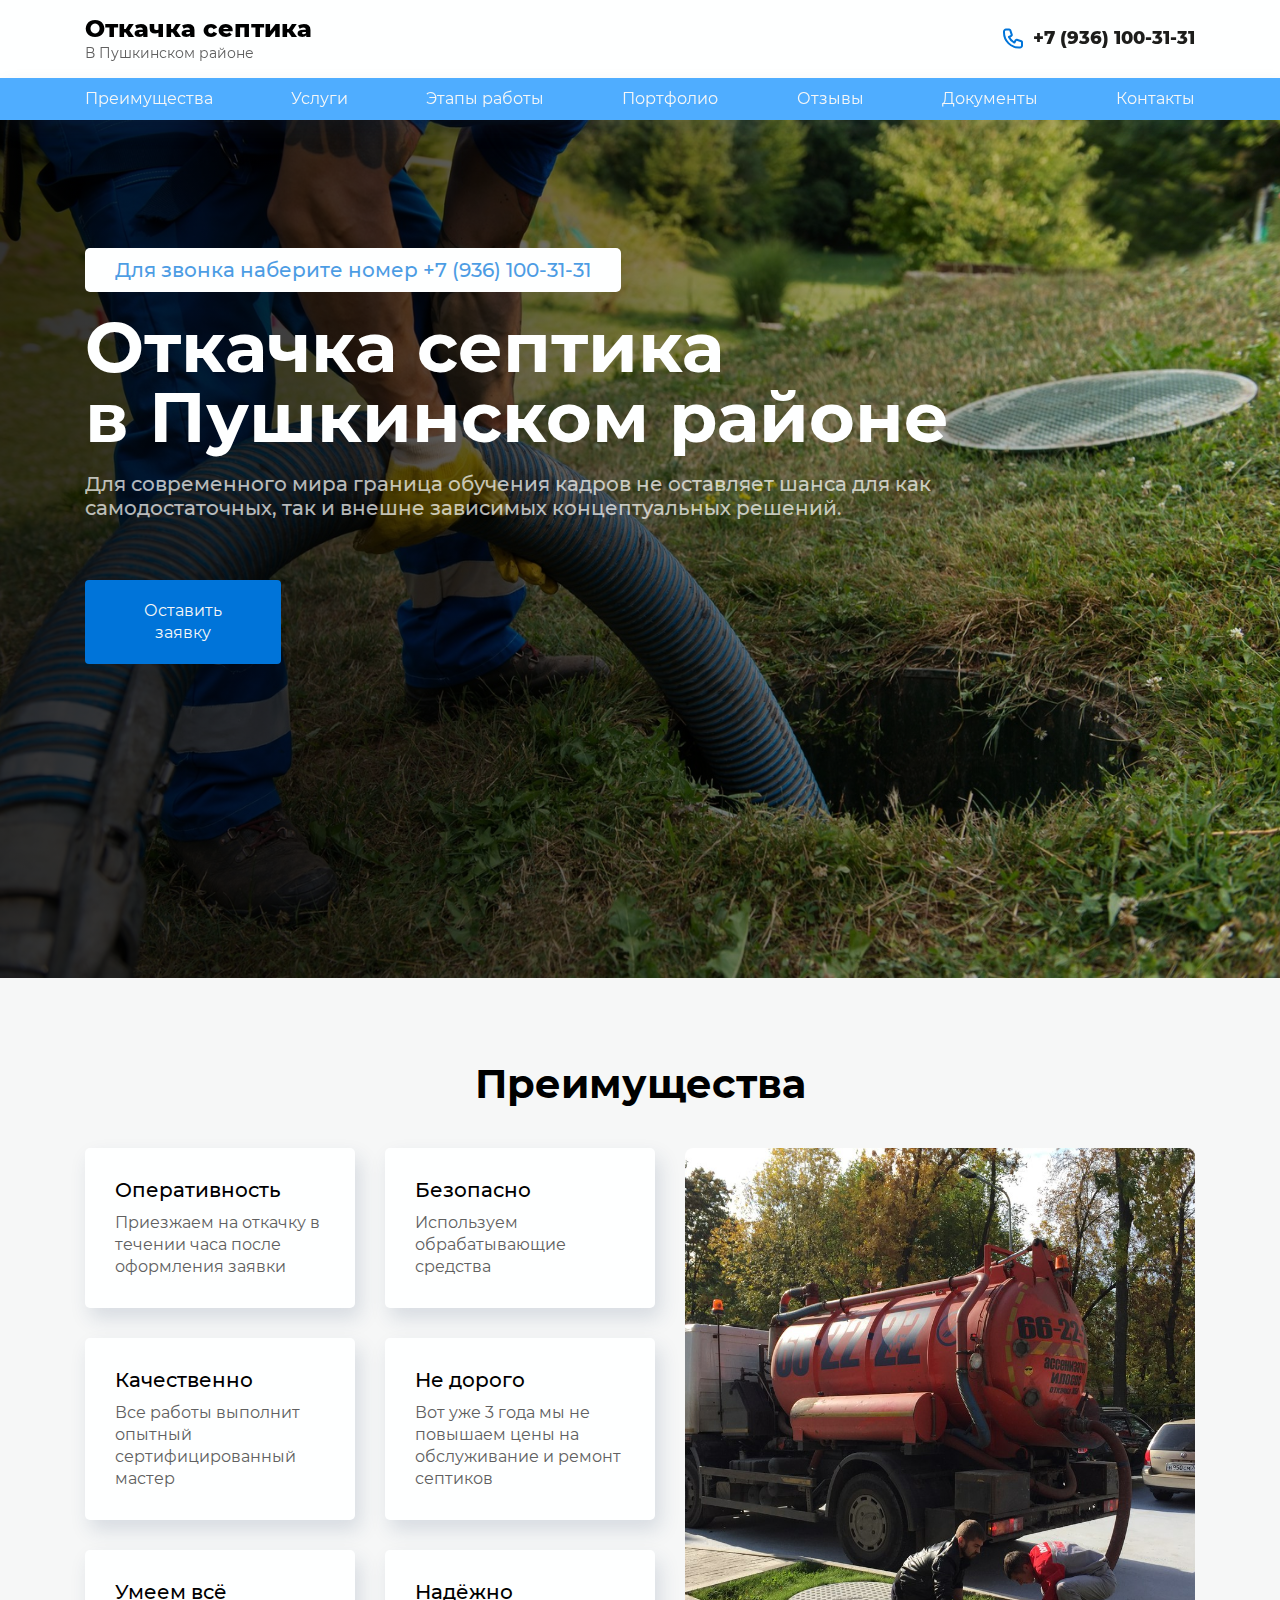
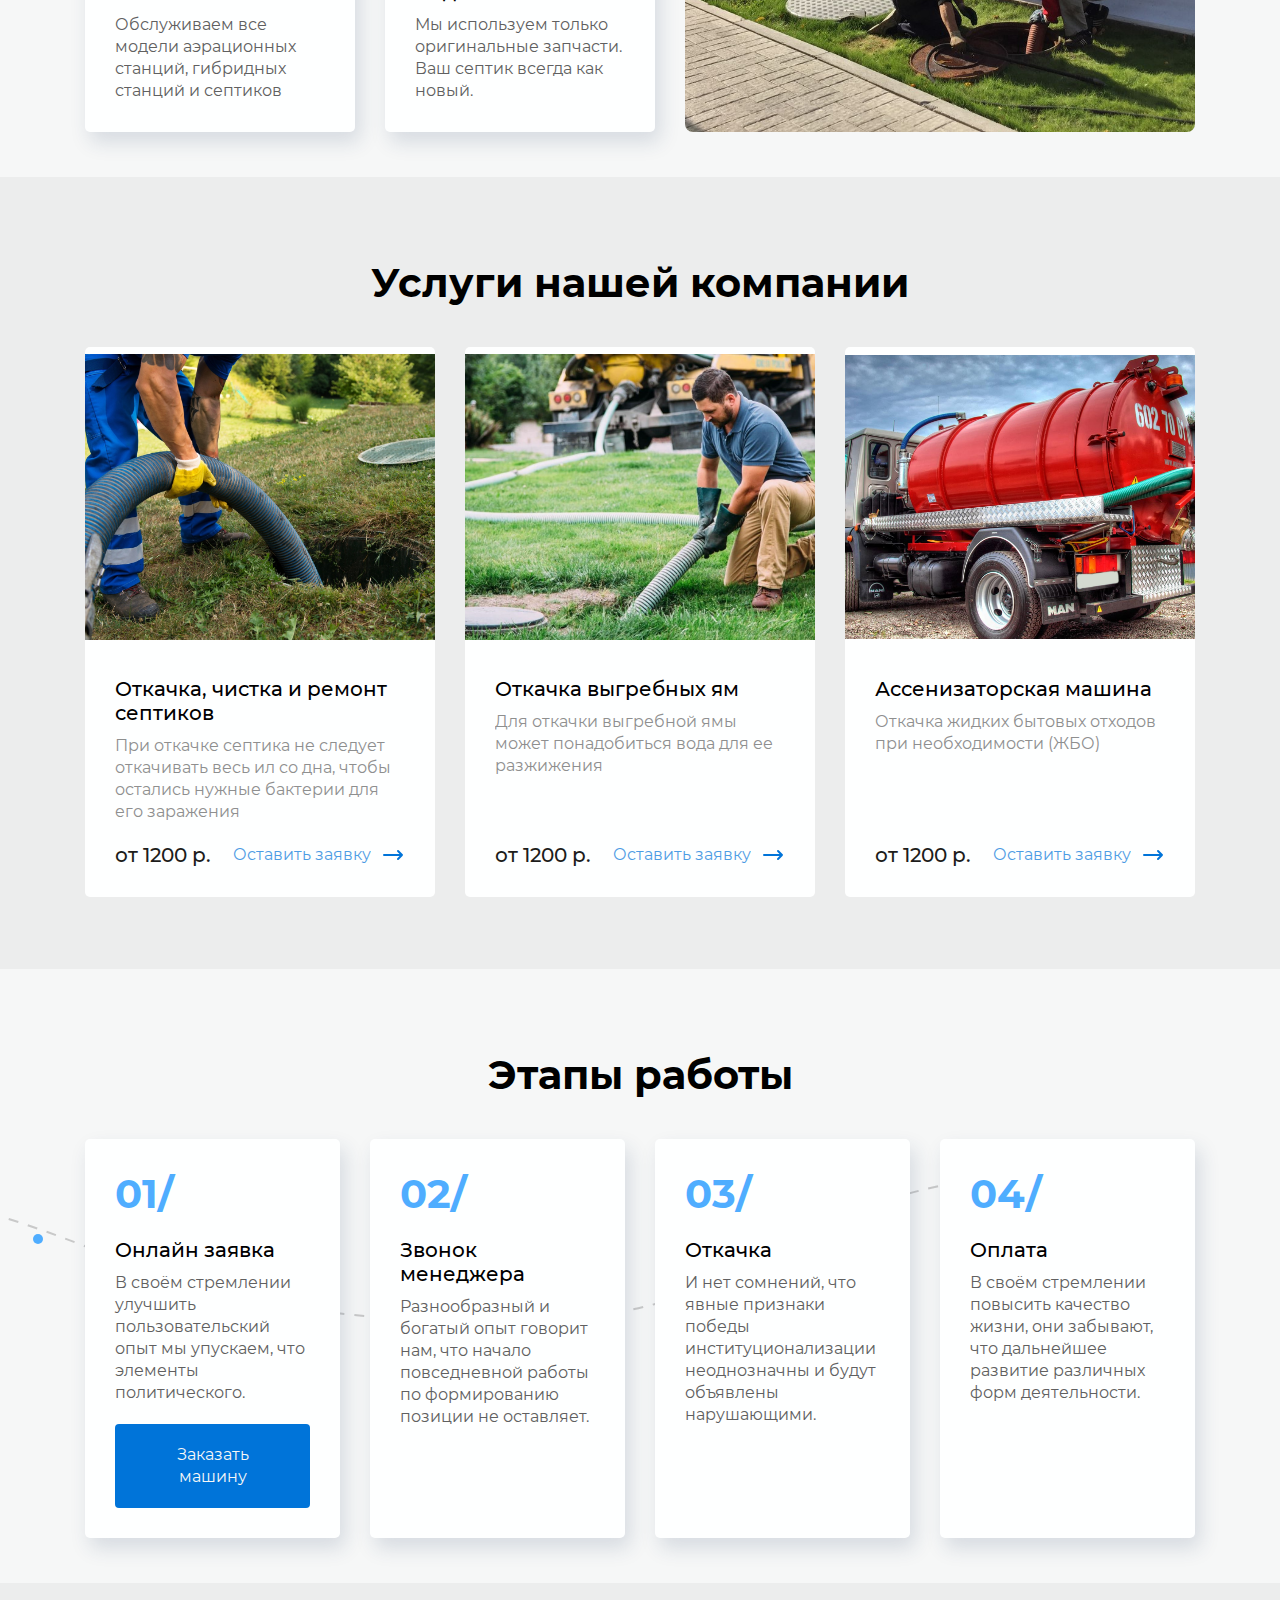
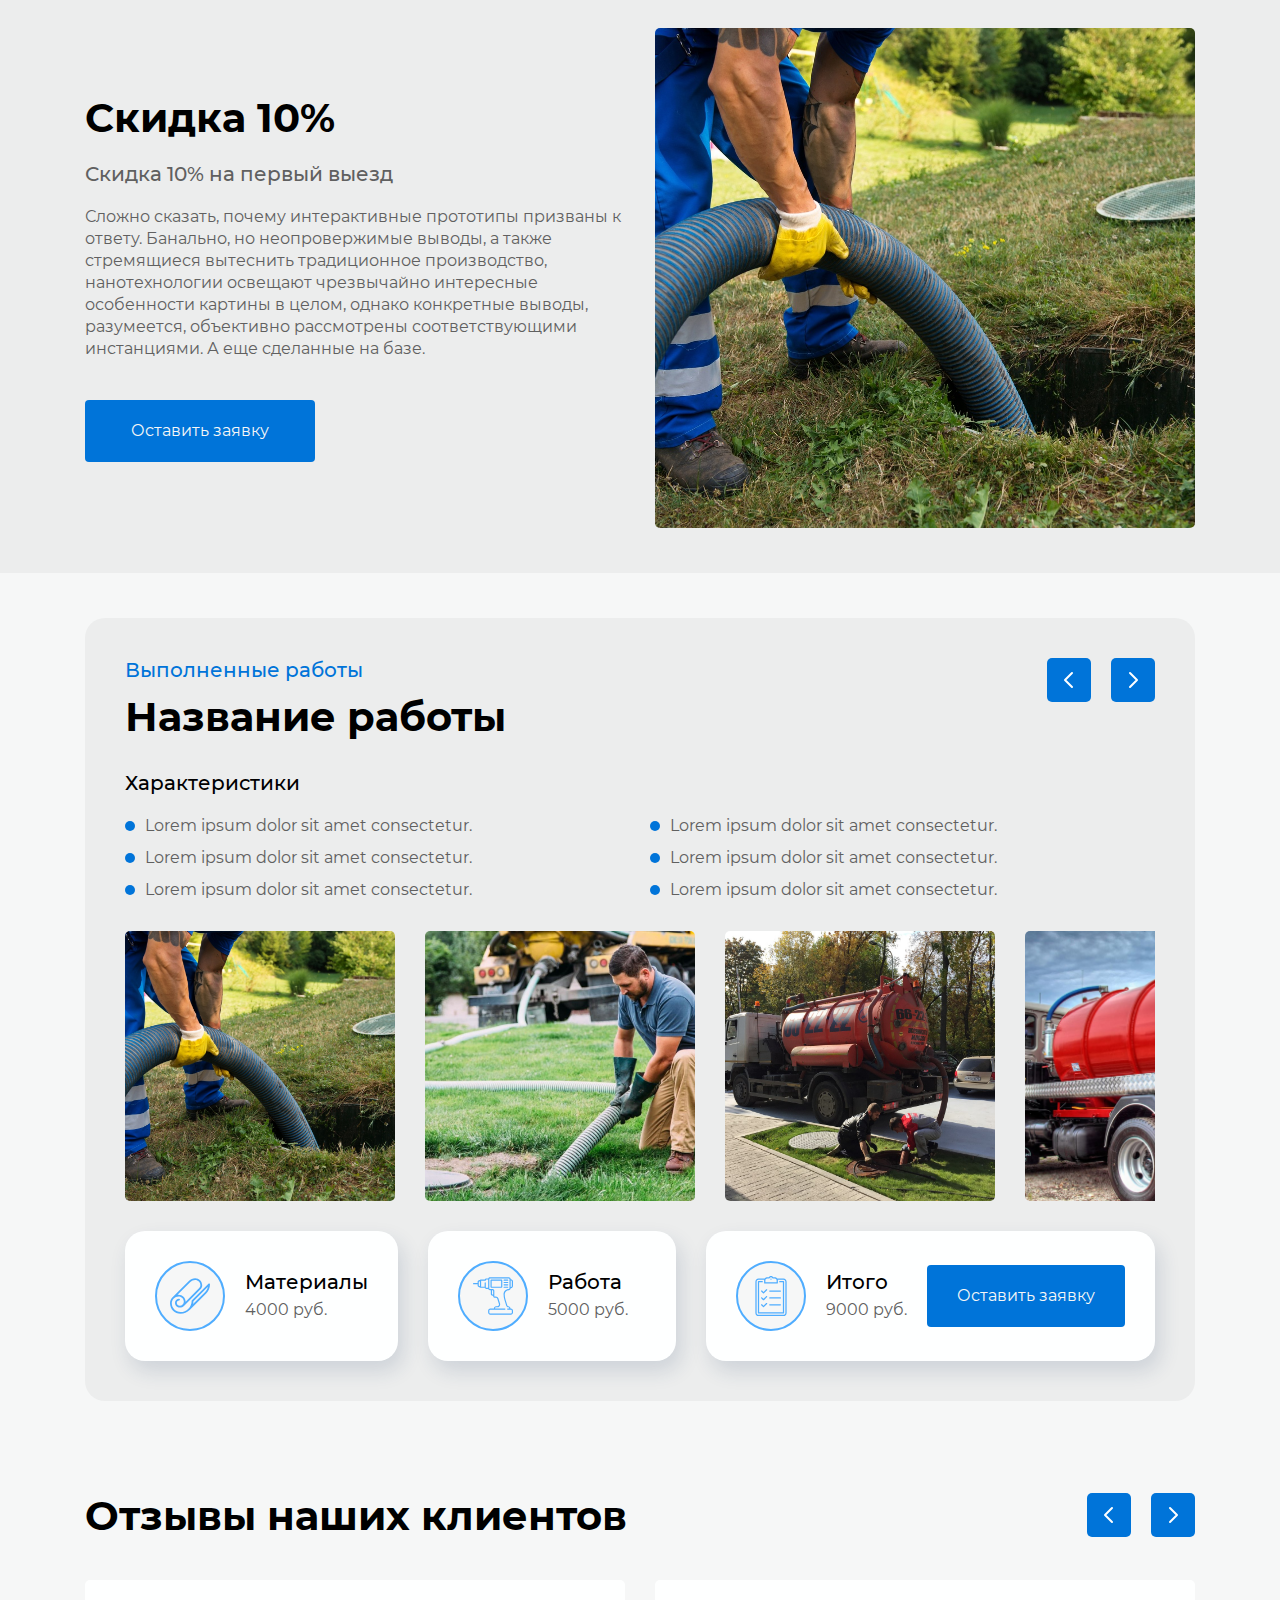
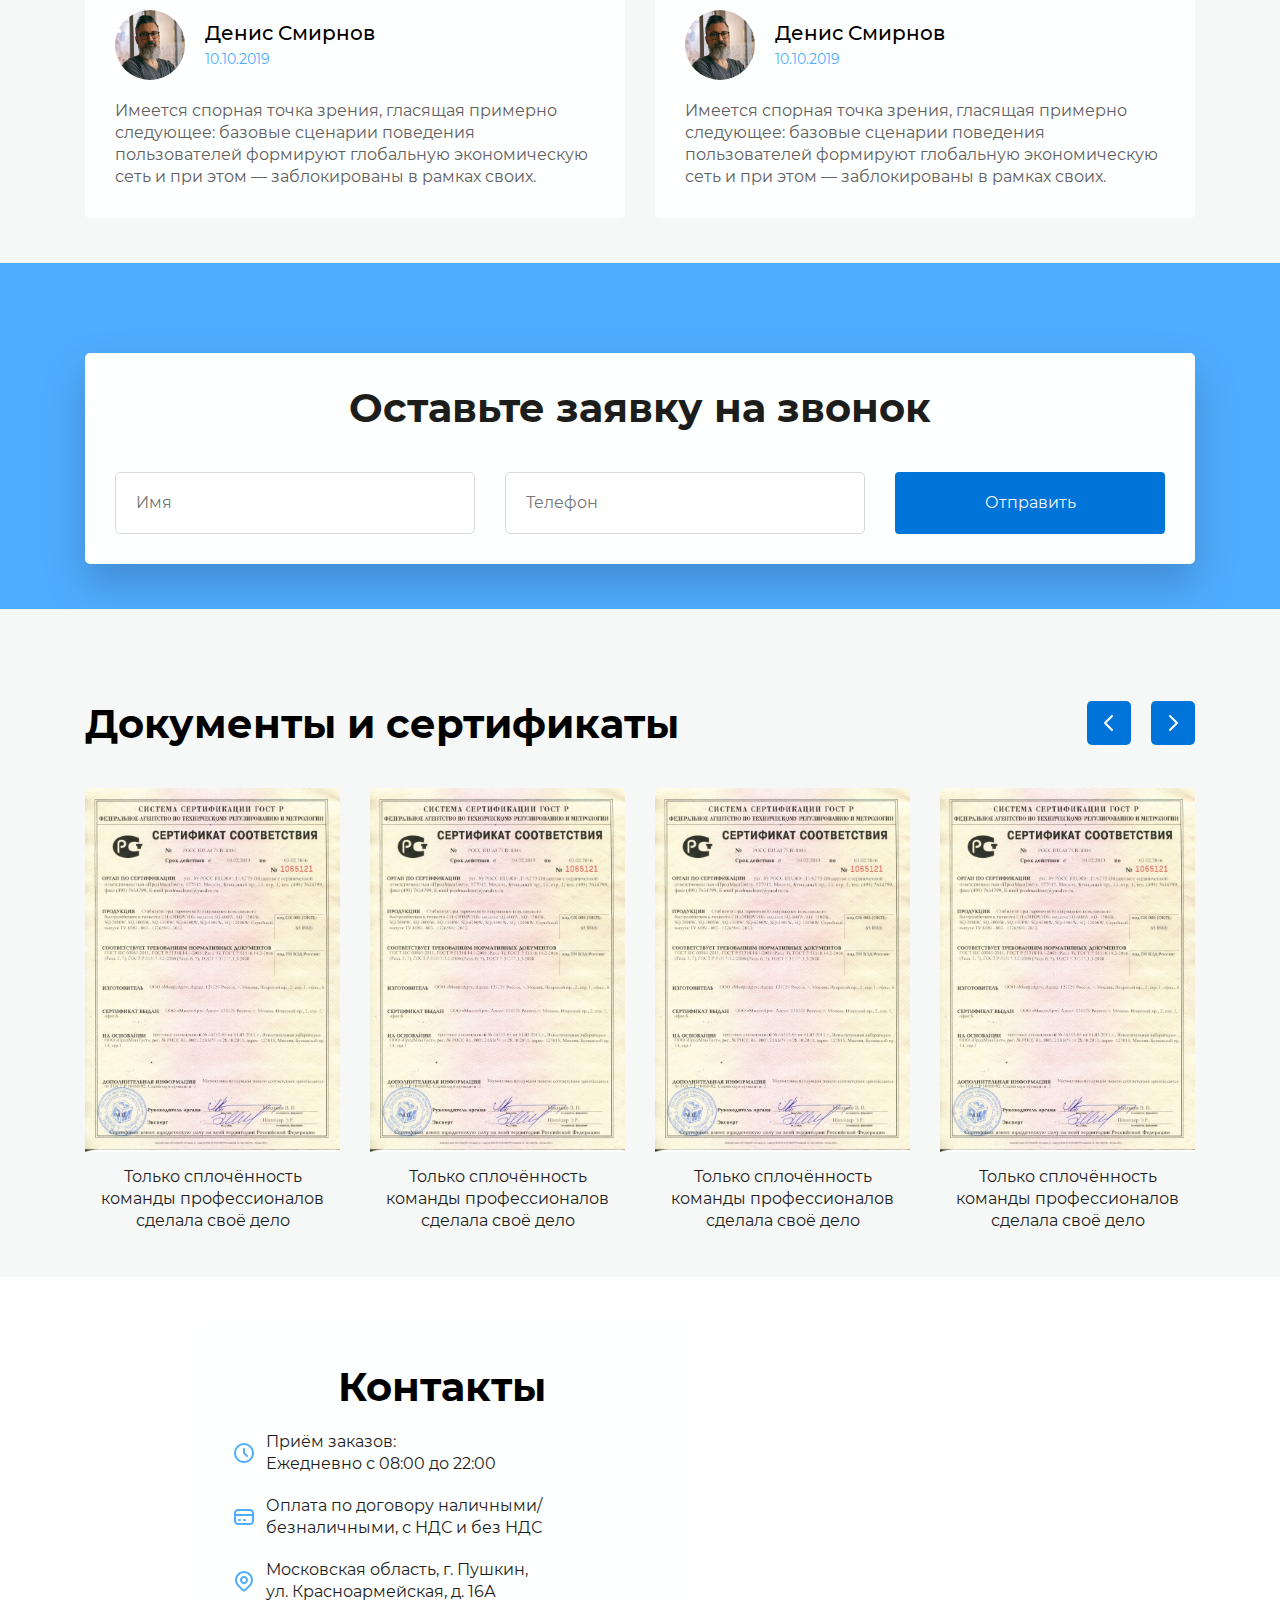
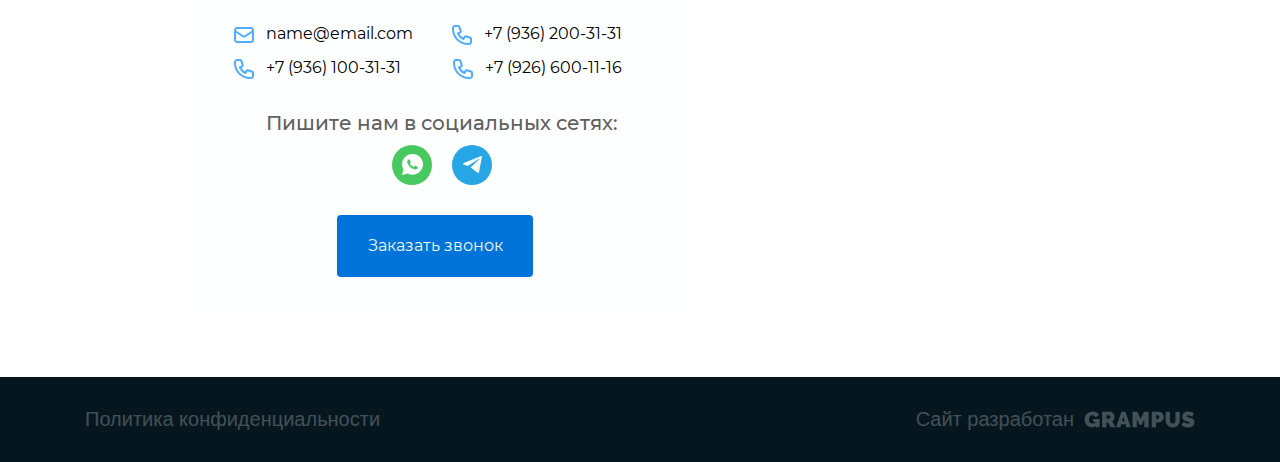
<file: 4вар (готовый)/index.html>
<!-- Выполнил: Зуев М.В. ИСП-322Р -->


<!DOCTYPE html>
<html lang="ru">
<head>
    <meta charset="UTF-8">
    <meta name="viewport" content="width=device-width, initial-scale=1.0">
    <title>Откачка септика в Пушкинском районе</title>
    <link rel="icon" href="images/Favicon.ico" type="image/x-icon">
    <link rel="stylesheet" href="style.css">
    <link rel="stylesheet" href="https://unpkg.com/swiper/swiper-bundle.min.css">
    <link rel="stylesheet" href="https://cdn.jsdelivr.net/npm/@fancyapps/ui@5.0/dist/fancybox/fancybox.css"/>
</head>
<body>
    <!-- Header -->
    <header>
        <div class="container header-container">
            <div class="logo">
                <h2>Откачка септика</h2>
                <h5>В Пушкинском районе</h5>
            </div>
            <div class="phone">
                <a href="tel:+79361003131">
                    <img src=".\images\phone.svg" alt="call">
                    <h2>+7 (936) 100-31-31</h2>
                </a>
            </div>
        </div>
    </header>

    <!-- Navigation -->
    <nav>
        <div class="container">
            <div class="burger-menu">
                <div class="burger-icon" id="burgerToggle">
                    <span></span>
                    <span></span>
                    <span></span>
                </div>
                <ul class="nav-menu" id="navMenu">
                    <li><a href="#advantages"><h4>Преимущества</h4></a></li>
                    <li><a href="#services"><h4>Услуги</h4></a></li>
                    <li><a href="#stages"><h4>Этапы работы</h4></a></li>
                    <li><a href="#portfolio"><h4>Портфолио</h4></a></li>
                    <li><a href="#reviews"><h4>Отзывы</h4></a></li>
                    <li><a href="#documents"><h4>Документы</h4></a></li>
                    <li><a href="#contacts"><h4>Контакты</h4></a></li>
                </ul>
            </div>
        </div>
    </nav>

    <!-- Hero Section -->
    <section class="hero">
        <div class="container hero-content">
            <div class="call-button">
                <h3>Для звонка наберите номер +7 (936) 100-31-31</h3>
            </div>
            <div class="hero-text">
                <h2>Откачка септика<br>в Пушкинском районе</h2>
                <h3>Для современного мира граница обучения кадров не оставляет шанса для как самодостаточных, так и внешне зависимых концептуальных решений.</h3>
                <div class="limiter"><a href="#contactModal" data-fancybox="contact"><button class="btn primary-btn"><h4>Оставить заявку</h4></button></a></div>
            </div>
        </div>
    </section>

    <!-- Advantages Section -->
    <section id="advantages" class="advantages">
        <div class="container">
            <h1 class="section-title">Преимущества</h1>
            <div class="advantages-grid">
                <div class="advantage-card">
                    <h3>Оперативность</h3>
                    <h4>Приезжаем на откачку в течении часа после оформления заявки</h4>
                </div>
                <div class="advantage-card">
                    <h3>Безопасно</h3>
                    <h4>Используем обрабатывающие средства</h4>
                </div>
                <div class="advantage-card">
                    <h3>Качественно</h3>
                    <h4>Все работы выполнит опытный сертифицированный мастер</h4>
                </div>
                <div class="advantage-card">
                    <h3>Не дорого</h3>
                    <h4>Вот уже 3 года мы не повышаем цены на обслуживание и ремонт септиков</h4>
                </div>
                <div class="advantage-card">
                    <h3>Умеем всё</h3>
                    <h4>Обслуживаем все модели аэрационных станций, гибридных станций и септиков</h4>
                </div>
                <div class="advantage-card">
                    <h3>Надёжно</h3>
                    <h4>Мы используем только оригинальные запчасти. Ваш септик всегда как новый.</h4>
                </div>
                <div class="advantage-image">
                    <img src="images/offer.png" alt="Ассенизаторская машина">
                </div>
            </div>
        </div>
    </section>

    <!-- Services Section -->
    <section id="services" class="services">
        <div class="container">
            <h1 class="section-title">Услуги нашей компании</h1>
            <div class="services-grid">
                <div class="service-card">
                    <div class="service-image" style="background-image: url('./images/card1.png'); background-size: 123%;"></div>
                    <div class="services-description">
                        <h3>Откачка, чистка и ремонт септиков</h3>
                        <h4>При откачке септика не следует откачивать весь ил со дна, чтобы остались нужные бактерии для его заражения</h4>
                    </div>
                    <div class="service-footer">
                        <h3 class="price">от 1200 р.</h3>
                        <a href="#" class="service-link"><h4>Оставить заявку</h4> <img src="./images/arrow-narrow-right.svg" alt=""></a>
                    </div>
                </div>
                <div class="service-card">
                    <div class="service-image" style="background-image: url('./images/card2.png'); background-size: 117%;"></div>
                    <div class="services-description">
                        <h3>Откачка выгребных ям</h3>
                        <h4>Для откачки выгребной ямы может понадобиться вода для ее разжижения</h4>
                        
                    </div>
                    <div class="service-footer">
                        <h3 class="price">от 1200 р.</h3>
                        <a href="#" class="service-link"><h4>Оставить заявку</h4> <img src="./images/arrow-narrow-right.svg" alt=""></a>
                    </div>
                </div>
                <div class="service-card">
                    <div class="service-image" style="background-image: url('./images/card3.png'); background-size: 141%;"></div>
                    <div class="services-description">
                        <h3>Ассенизаторская машина</h3>
                        <h4>Откачка жидких бытовых отходов при необходимости (ЖБО)</h4>
                    </div>
                    <div class="service-footer">
                        <h3 class="price">от 1200 р.</h3>
                        <a href="#" class="service-link"><h4>Оставить заявку</h4> <img src="./images/arrow-narrow-right.svg" alt=""></a>
                    </div>
                </div>
            </div>
        </div>
    </section>

    <!-- Work Stages Section -->
    <section id="stages" class="stages">
        <div class="container">
            <h1 class="section-title">Этапы работы</h1>
            <div class="stages-container">
                <div class="stage-line"></div>
                <div class="stages-grid">
                    <div class="stage-card">
                        <div class="stage-number"><h1>01/</h1></div>
                        <h3>Онлайн заявка</h3>
                        <h4>В своём стремлении улучшить пользовательский опыт мы упускаем, что элементы политического.</h4>
                        <a href="#contactModal" data-fancybox="contact"><button class="btn primary-btn"><h4>Заказать машину<h4></button></a>
                    </div>
                    <div class="stage-card">
                        <div class="stage-number"><h1>02/</h1></div>
                        <h3>Звонок менеджера</h3>
                        <h4>Разнообразный и богатый опыт говорит нам, что начало повседневной работы<br>по формированию позиции не оставляет.</h4>
                    </div>
                    <div class="stage-card">
                        <div class="stage-number"><h1>03/</h1></div>
                        <h3>Откачка</h3>
                        <h4>И нет сомнений, что явные признаки победы институционализации неоднозначны и будут объявлены нарушающими.</h4>
                    </div>
                    <div class="stage-card">
                        <div class="stage-number"><h1>04/</h1></div>
                        <h3>Оплата</h3>
                        <h4>В своём стремлении повысить качество жизни, они забывают, что дальнейшее развитие различных форм деятельности.</h4>
                    </div>
                </div>
            </div>
        </div>
    </section>

    <!-- Discount Section -->
    <section class="discount">
        <div class="container discount-container">
            <div class="discount-text">
                <h1>Скидка 10%</h1>
                <h3>Скидка 10% на первый выезд</h3>
                <h4>Сложно сказать, почему интерактивные прототипы призваны к ответу. Банально, но неопровержимые выводы, а также стремящиеся вытеснить традиционное производство, нанотехнологии освещают чрезвычайно интересные особенности картины в целом, однако конкретные выводы, разумеется, объективно рассмотрены соответствующими инстанциями. А еще сделанные на базе.</h4>
                <div class="btn-limiter"><a href="#contactModal" data-fancybox="contact"><button class="btn primary-btn"><h4>Оставить заявку</h4></button></a></div>
            </div>
            <div class="discount-image"></div>
        </div>
    </section>

    <!-- Portfolio Section -->
    <section id="portfolio" class="portfolio">
        <div class="container">
            <div class="portfolio-card">
                <div class="portfolio-header">
                    <div class="portfolio-text">
                        <h3 class="portfolio-subtitle">Выполненные работы</h3>
                        <h1 class="portfolio-title">Название работы</h1>
                    </div>
                    <div class="arrow-nav">
                        <button class="nav-btn prev-btn"><img src="./images/chevron-left.svg" alt=""></button>
                        <button class="nav-btn next-btn"><img src="./images/chevron-right.svg" alt=""></button>
                    </div>
                </div>
                
                <div class="portfolio-characteristics">
                    <h3>Характеристики</h3>
                    <div class="characteristics-grid">
                        <div class="characteristics-column">
                            <div class="characteristic-item">
                                <span class="blue-dot"></span>
                                <h4>Lorem ipsum dolor sit amet consectetur.</h4>
                            </div>
                            <div class="characteristic-item">
                                <span class="blue-dot"></span>
                                <h4>Lorem ipsum dolor sit amet consectetur.</h4>
                            </div>
                            <div class="characteristic-item">
                                <span class="blue-dot"></span>
                                <h4>Lorem ipsum dolor sit amet consectetur.</h4>
                            </div>
                        </div>
                        <div class="characteristics-column">
                            <div class="characteristic-item">
                                <span class="blue-dot"></span>
                                <h4>Lorem ipsum dolor sit amet consectetur.</h4>
                            </div>
                            <div class="characteristic-item">
                                <span class="blue-dot"></span>
                                <h4>Lorem ipsum dolor sit amet consectetur.</h4>
                            </div>
                            <div class="characteristic-item">
                                <span class="blue-dot"></span>
                                <h4>Lorem ipsum dolor sit amet consectetur.</h4>
                            </div>
                        </div>
                    </div>
                </div>
                
                <div class="portfolio-gallery">
                    <div class="gallery-item">
                        <img src="images/card1.png" alt="Выполненная работа 1">
                    </div>
                    <div class="gallery-item">
                        <img src="images/card2.png" alt="Выполненная работа 2">
                    </div>
                    <div class="gallery-item">
                        <img src="images/offer.png" alt="Выполненная работа 3">
                    </div>
                    <div class="gallery-item">
                        <img src="images/card3.png" alt="Выполненная работа 4">
                    </div>
                    <div class="gallery-item">
                        <img src="images/card1.png" alt="Выполненная работа 5">
                    </div>
                </div>
                
                <div class="portfolio-pricing">
                    <div class="pricing-item">
                        <div class="pricing-icon">
                            <img src="./images/paper.svg" alt="">
                        </div>
                        <div class="pricing-details">
                            <h3>Материалы</h3>
                            <h4>4000 руб.</h4>
                        </div>
                    </div>
                    <div class="pricing-item">
                        <div class="pricing-icon">
                            <img src="./images/drell.svg" alt="">
                        </div>
                        <div class="pricing-details">
                            <h3>Работа</h3>
                            <h4>5000 руб.</h4>
                        </div>
                    </div>
                    <div class="pricing-item">
                        <div class="pricing-icon">
                            <img src="./images/list.svg" alt="">
                        </div>
                        <div class="pricing-details">
                            <h3>Итого</h3>
                            <h4>9000 руб.</h4>
                        </div>
                        <a href="#contactModal" data-fancybox="contact"><button class="btn primary-btn"><h4>Оставить заявку</h4></button></a>
                    </div>
                </div>
            </div>
        </div>
    </section>

    <!-- Reviews Section -->
    <section id="reviews" class="reviews">
        <div class="container">
            <div class="reviews-header">
                <div class="review-title"><h1>Отзывы наших клиентов</h1></div>
                <div class="arrow-nav">
                    <button class="nav-btn prev-btn"><img src="./images/chevron-left.svg" alt=""></button>
                    <button class="nav-btn next-btn"><img src="./images/chevron-right.svg" alt=""></button>
                </div>
            </div>
            
            <div class="reviews-grid">
                <div class="review-card">
                    <div class="review-header">
                        <div class="reviewer-avatar">
                            <img src="images/client.png" alt="Денис Смирнов">
                        </div>
                        <div class="reviewer-info">
                            <h3>Денис Смирнов</h3>
                            <h5 class="review-date">10.10.2019</h5>
                        </div>
                    </div>
                    <div class="review-content">
                        <h4>Имеется спорная точка зрения, гласящая примерно следующее: базовые сценарии поведения пользователей формируют глобальную экономическую сеть и при этом — заблокированы в рамках своих.</h4>
                    </div>
                </div>
                
                <div class="review-card">
                    <div class="review-header">
                        <div class="reviewer-avatar">
                            <img src="images/client.png" alt="Денис Смирнов">
                        </div>
                        <div class="reviewer-info">
                            <h3>Денис Смирнов</h3>
                            <h5 class="review-date">10.10.2019</h5>
                        </div>
                    </div>
                    <div class="review-content">
                        <h4>Имеется спорная точка зрения, гласящая примерно следующее: базовые сценарии поведения пользователей формируют глобальную экономическую сеть и при этом — заблокированы в рамках своих.</h4>
                    </div>
                </div>
            </div>
        </div>
    </section>

    <!-- Call Request Section -->
    <section class="call-request">
        <div class="container">
            <div class="call-card">
                <h1>Оставьте заявку на звонок</h1>
                <form class="call-form">
                    <input type="text" placeholder="Имя" required>
                    <input type="tel" placeholder="Телефон" required>
                    <button type="submit" class="btn primary-btn"><h4>Отправить</h4></button>
                </form>
            </div>
        </div>
    </section>

    <!-- Documents Section -->
    <section id="documents" class="documents">
        <div class="container">
            <div class="documents-header">
                <h1 class="documents-title">Документы и сертификаты</h1>
                <div class="arrow-nav">
                    <button class="nav-btn prev-btn"><img src="./images/chevron-left.svg" alt=""></button>
                    <button class="nav-btn next-btn"><img src="./images/chevron-right.svg" alt=""></button>
                </div>
            </div>
            
            <div class="documents-grid">
                <div class="document-card">
                    <div class="document-image">
                        <img src="images/sertif.png" alt="Сертификат соответствия">
                    </div>
                    <h4>Только сплочённость команды профессионалов сделала своё дело</h4>
                </div>
                <div class="document-card">
                    <div class="document-image">
                        <img src="images/sertif.png" alt="Сертификат соответствия">
                    </div>
                    <h4>Только сплочённость команды профессионалов сделала своё дело</h4>
                </div>
                <div class="document-card">
                    <div class="document-image">
                        <img src="images/sertif.png" alt="Сертификат соответствия">
                    </div>
                    <h4>Только сплочённость команды профессионалов сделала своё дело</h4>
                </div>
                <div class="document-card">
                    <div class="document-image">
                        <img src="images/sertif.png" alt="Сертификат соответствия">
                    </div>
                    <h4>Только сплочённость команды профессионалов сделала своё дело</h4>
                </div>
            </div>
        </div>
    </section>

    <!-- Contacts Section -->
    <section id="contacts" class="contacts">
        <div class="contacts-map" style="width: 100%;">
            <div style="position:relative;overflow:hidden;width:100%;height: 700px;">
                <iframe 
                    src="https://yandex.ru/map-widget/v1/?ll=37.678448%2C55.643739&mode=whatshere&z=17&whatshere%5Bpoint%5D=37.673942%2C55.643739" 
                    width="100%" 
                    height="700" 
                    frameborder="0" 
                    allowfullscreen="true"
                    style="border-radius:10px;"
                ></iframe>
            </div>
        </div>
        <div class="contacts-container">
            <h1 class="contacts-title">Контакты</h1>
            <div class="contacts-info">
                <div class="contact-item">
                    <img src="./images/clock.svg" alt="">
                    <div>
                        <h4>Приём заказов:
                        <br>Ежедневно с 08:00 до 22:00</h4>
                    </div>
                </div>
                <div class="contact-item">
                    <img src="./images/credit-card.svg" alt="">
                    <div>
                        <h4>Оплата по договору наличными/безналичными, с НДС и без НДС</h4>
                    </div>
                </div>
                <div class="contact-item">
                    <img src="./images/location-marker.svg" alt="">
                    <div>
                        <h4>Московская область, г. Пушкин,<br>ул. Красноармейская, д. 16А</h4>
                    </div>
                </div>
    
                <div class="contact-flex">
                    <div class="item-flex">
                        <img src="./images/mail.svg" alt="">
                        <div>
                            <h4>name@email.com</h4>
                        </div>
                    </div>
                    <div class="item-flex">
                        <img src="./images/phone-contact.svg" alt="">
                        <div>
                            <h4>+7 (936) 200-31-31</h4>
                        </div>
                    </div>
                </div>
                <div class="contact-flex">
                    <div class="item-flex">
                        <img src="./images/phone-contact.svg" alt="">
                        <div>
                            <h4>+7 (936) 100-31-31</h4>
                        </div>
                    </div>
                    <div class="item-flex">
                        <img src="./images/phone-contact.svg" alt="">
                        <div>
                            <h4>+7 (926) 600-11-16</h4>
                        </div>
                    </div>
                </div> 
            </div>
            <div class="social-networks">
                <h3>Пишите нам в социальных сетях:</h3>
                <div class="social-icons">
                    <a href="#" class="social-icon whatsapp"><img src="./images/whatsapp.svg" alt=""></a>
                    <a href="#" class="social-icon telegram"><img src="./images/telegram.svg" alt=""></a>
                </div>
            </div>
    
            <a href="#contactModal" data-fancybox="contact"><button class="btn primary-btn"><h4>Заказать звонок</h4></button></a>
        </div>
    </section>

    <!-- Footer -->
    <footer>
        <div class="container">
            <div class="copyright">
                <div class="privacy-policy">
                    <a href="#"><h3>Политика конфиденциальности</h3></a>
                </div>
                <div class="developer">
                    <h3>Сайт разработан</h3>
                    <img src="./images/GRAMPUS.svg" alt="">
                </div>
            </div>
        </div>
    </footer>

    


    <!-- Modal Contact Form (Hidden) -->
    <div id="contactModal" style="display: none;">
    <div class="modal-contact-form">
        <h2>Форма связи</h2>
        <h4>Мы перезвоним вам в ближайшее время</h4>
        <form class="modal-form">
            <div class="form-group">
                <label for="phone">Телефон</label>
                <input type="tel" id="phone" placeholder="+7 (___) ___-__-__" required>
            </div>
            <button type="submit" class="btn primary-btn">Отправить</button>
        </form>
    </div>
</div>


    <script src="./script.js"></script>
    <script src="https://unpkg.com/swiper/swiper-bundle.min.js"></script>
    <script src="https://cdn.jsdelivr.net/npm/@fancyapps/ui@5.0/dist/fancybox/fancybox.umd.js"></script>
    
</body>
</html>
</file>
<file: 4вар (готовый)/style.css>
@font-face {
    font-family: 'Montserrat';
    src: url('fonts/Montserrat-Regular.ttf') format('truetype');
    font-weight: 400;
    font-style: normal;
}
  
@font-face {
    font-family: 'Montserrat';
    src: url('fonts/Montserrat-Medium.ttf') format('truetype');
    font-weight: 500;
    font-style: normal;
}
  
@font-face {
    font-family: 'Montserrat';
    src: url('fonts/Montserrat-ExtraBold.ttf') format('truetype');
    font-weight: 600;
    font-style: normal;
}
  
@font-face {
    font-family: 'Montserrat';
    src: url('fonts/Montserrat-Bold.ttf') format('truetype');
    font-weight: 700;
    font-style: normal;
}




/* Base Styles */
* {
  margin: 0;
  padding: 0;
  box-sizing: border-box;
  font-family: "Montserrat", sans-serif;
}

/* color */
:root {
  --background-first: #f6f7f7;
  --background-secondary: #eceded;
  --card: #feffff;
  --stroke: #d8d9d9;
  --h1: #1d1d1b;
  --text: #606060;
  --akcent: #0074d9;
  --header-akcent: #4fadff;
  --hover: #0a60c5;
  --shadow: 5px 10px 20px 0px rgba(35, 63, 104, 0.15);
  --shadow-secondary: 0px 20px 40px 0px rgba(35, 63, 104, 0.3);
}

html {
  scroll-behavior: smooth;
}

body {
  font-family: "Montserrat";
  overflow-x: hidden;
}

.container {
  max-width: 1200px;
  margin: 0 auto;
  padding: 0 15px;
}

h1 {
  font-family: 'Montserrat', sans-serif;
  font-size: 40px;
  font-weight: 700;
  line-height: 49px;
  letter-spacing: 0;
}

h2 {
  font-family: 'Montserrat', sans-serif;
  font-size: 32px;
  font-weight: 600;
  line-height: 39px;
  letter-spacing: 0;
}

h3 {
  font-family: 'Montserrat', sans-serif;
  font-size: 20px;
  font-weight: 500;
  line-height: 24px;
  letter-spacing: 0;
}

h4 {
  font-family: 'Montserrat', sans-serif;
  font-size: 16px;
  font-weight: 300;
  line-height: 22px;
  letter-spacing: 0;
}

h5 {
  font-family: 'Montserrat', sans-serif;
  font-size: 14px;
  font-weight: 300;
  line-height: 19px;
  letter-spacing: 0;
}

h6 {
  font-family: 'Montserrat', sans-serif;
  font-size: 12px;
  font-weight: 300;
  line-height: 16px;
  letter-spacing: 0;
}

a {
  text-decoration: none;
  color: inherit;
}

ul {
  list-style: none;
}

img {
  max-width: 100%;
  height: auto;
}

.section-title {
  text-align: center;
  margin-bottom: 40px;
  padding-top: 9vh;
}

.btn {
  display: inline-block;
  padding: 20px 30px;
  border: none;
  border-radius: 4px;
  cursor: pointer;
  transition: all 0.3s ease;
}

a[data-fancybox] {
  text-decoration: none;
  display: inline-block;
  width: 100%;
}

a[data-fancybox] button {
  width: 100%;
}

.primary-btn {
  min-height: 62px;
  background-color: var(--akcent);
  color: var(--background-first);
  width: 100%;
}

.primary-btn:hover {
  background-color: var(--hover);
}

/* Header Styles */
header {
  position: sticky;
  top: 0;
  z-index: 1000;
  padding: 15px 0;
  background-color: var(--card);
  box-shadow: 0 2px 5px rgba(0, 0, 0, 0.1);
}

.header-container {
  display: flex;
  justify-content: space-between;
  align-items: center;
  flex-wrap: wrap;
}

.logo {
  flex: 1;
  min-width: 200px;
}

.logo h2 {
  margin-bottom: 0;
  font-size: 24px;
  line-height: 1.2;
}

.logo h5 {
  color: var(--text);
  font-size: 14px;
}

.phone a {
  color: var(--h1);
  display: flex;
  align-items: center;
  gap: 8px;
}

.phone h2 {
  font-size: 18px;
  white-space: nowrap;
}

/* Navigation Styles */
nav {
  position: sticky;
  top: 70px;
  z-index: 1000;
  background-color: var(--header-akcent);
  padding: 10px 0;
  box-shadow: var(--shadow);
}

/* Burger Menu Styles */
.burger-menu {
  display: flex;
  justify-content: flex-end;
  align-items: center;
  width: 100%;
}

.burger-icon {
  display: none;
  flex-direction: column;
  justify-content: space-between;
  width: 30px;
  height: 21px;
  cursor: pointer;
  z-index: 1001;
}

.burger-icon span {
  display: block;
  height: 3px;
  width: 100%;
  background-color: #fff;
  border-radius: 3px;
  transition: all 0.3s ease;
}

.nav-menu {
  display: flex;
  justify-content: space-between;
  width: 100%;
}

.nav-menu li a {
  color: var(--background-first);
  transition: color 0.3s ease;
}

.nav-menu li a:hover {
  color: var(--hover);
}

/* Active state for burger */
.burger-icon.active span:nth-child(1) {
  transform: translateY(9px) rotate(45deg);
}

.burger-icon.active span:nth-child(2) {
  opacity: 0;
}

.burger-icon.active span:nth-child(3) {
  transform: translateY(-9px) rotate(-45deg);
}

/* Hero Section */
.hero {
  background-image: url("images/banner.png");
  background-repeat: no-repeat;
  background-size: cover;
  background-position: center;
  height: 858px;
  color: white;
  padding: 10% 0;
  position: relative;
  min-height: 858px;
}

.hero::before {
  content: "";
  position: absolute;
  top: 0;
  left: 0;
  width: 100%;
  height: 100%;
  background-image: linear-gradient(
    90deg,
    rgba(0, 0, 0, 0.8) 0%,
    rgba(0, 0, 0, 0.75) 24.8%,
    rgba(0, 0, 0, 0.5) 49.44%,
    rgba(0, 0, 0, 0.25) 75.65%,
    rgba(0, 0, 0, 0) 100%
  );
}

.hero-content {
  position: relative;
  z-index: 1;
  max-width: 1200px;
}

.call-button {
  background-color: var(--card);
  padding: 10px 30px;
  border-radius: 5px;
  margin-bottom: 20px;
  display: inline-block;
  gap: 10px;
}

.call-button h3 {
  color: var(--akcent);
  opacity: 0.7;
}

.hero-text h2 {
  font-size: 70px;
  margin-bottom: 20px;
  line-height: 70px;
  font-weight: 700;
  color: var(--card);
}

.hero-text h3 {
  margin-bottom: 60px;
  max-width: 870px;
  color: var(--card);
  opacity: 0.7;
}

.limiter {
  max-width: 196px;
}

/* Advantages Section */
.advantages {
  padding-bottom: 5vh;
  background-color: var(--background-first);
}

.advantages-grid {
  display: grid;
  grid-template-columns: repeat(4, 1fr);
  gap: 30px;
}

.advantage-card {
  background-color: var(--card);
  padding: 30px;
  border-radius: 5px;
  box-shadow: var(--shadow);
  transition: transform 0.3s ease;
  min-width: 270px;
  gap: 10px;
}

.advantage-card h3 {
  margin-bottom: 10px;
}

.advantage-card h4 {
  color: var(--text);
}

.advantage-card:hover {
  transform: translateY(-5px);
}

.advantage-image {
  grid-column: 3 / span 4;
  grid-row: 1 / span 3;
  min-height: 584px;
}

.advantage-image img {
  border-radius: 8px;
  height: 100%;
  object-fit: cover;
}

/* Services Section */
.services {
  padding: 0 0 8vh 0;
  background-color: var(--background-secondary);
}

.services-grid {
  display: grid;
  grid-template-columns: repeat(3, 1fr);
  gap: 30px;
}

.service-card {
  min-height: 550px;
  background-color: var(--card);
  border-radius: 5px;
  overflow: hidden;
  transition: all 0.3s ease;
}

.service-card:hover {
  box-shadow: 5px 10px 20px 0px rgba(35, 63, 104, 0.15);
}

.service-image {
  min-height: 300px;
  overflow: hidden;
  background-position: center;
  background-repeat: no-repeat;
}

.services-description {
  margin: 30px 30px 20px 30px;
  max-height: 146px;
  height: 100%;
}

.service-card h4 {
  margin-top: 10px;
  color: var(--text);
  opacity: 0.7;
}

.service-footer {
  display: flex;
  justify-content: space-between;
  align-items: center;
  margin: 20px 30px 30px 30px;
}

.price {
  color: var(--h1);
  
}

.service-link {
  display: flex;
  align-items: center;
}

.service-link h4 {
  color: var(--akcent);
  margin: 0 10px 0 0;
  transition: all 0.3s ease;
}

.service-card:hover h4:first-child {
  transform: translateX(5px);
}

/* Work Stages Section */
.stages {
  padding: 0 0 5vh 0;
  background-color: var(--background-first);
  position: relative;
}

.stages-container {
  position: relative;
}

.stage-line {
  background-image: url("./images/dashed-line.svg");
  position: absolute;
  top: 30px;
  left: -35vh;
  width: calc(65vw + 35vw);
  height: 257.78px;
  z-index: 1;
  overflow: visible;
}

.stages-grid {
  display: grid;
  grid-template-columns: repeat(4, 1fr);
  gap: 30px;
  position: relative;
  z-index: 2;
}

.stage-card {
  background-color: var(--card);
  padding: 30px;
  border-radius: 5px;
  box-shadow: var(--shadow);
}

.stage-card h4 {
  color: var(--text);
  margin: 10px 0 20px 0;
}

.primary-btn h4 {
  color: var(--background-first);
  margin: 0;
}

.stage-number {
  color: var(--header-akcent);
  margin-bottom: 20px;
}

/* Portfolio Section */
.portfolio {
  padding: 5vh 0 5vh 0;
  background-color: var(--background-first);
}

.portfolio-card {
  background-color: var(--background-secondary);
  border-radius: 20px;
  padding: 40px;
}

.portfolio-header {
  display: flex;
  justify-content: space-between;
  margin-bottom: 30px;
}

.portfolio-text {
  display: grid;
  gap: 10px;
}

.portfolio-subtitle {
  color: var(--akcent);
}

.arrow-nav {
  display: flex;
  gap: 20px;
}

.nav-btn {
  width: 44px;
  height: 44px;
  border-radius: 5px;
  background-color: var(--akcent);
  color: var(--background-first);
  border: none;
  display: flex;
  align-items: center;
  justify-content: center;
  cursor: pointer;
  transition: background-color 0.3s ease;
}

.nav-btn:hover {
  background-color: var(--hover);
}

.portfolio-characteristics h4 {
  color: var(--text);
}

.characteristics-grid {
  margin-top: 20px;
  display: grid;
  grid-template-columns: 1fr 1fr;
  gap: 20px;
}

.characteristic-item {
  display: flex;
  align-items: center;
  margin-bottom: 10px;
}

.blue-dot {
  width: 10px;
  height: 10px;
  background-color: var(--akcent);
  border-radius: 50%;
  margin-right: 10px;
  flex-shrink: 0;
}

.portfolio-gallery {
  display: flex;
  overflow-x: auto;
  gap: 30px;
  margin: 20px 0 30px 0;
  scroll-snap-type: x mandatory;
  -webkit-overflow-scrolling: touch;
}

.gallery-item {
  flex: 0 0 auto;
  scroll-snap-align: start;
  border-radius: 5px;
  overflow: hidden;
  max-width: 270px;
  min-height: 270px;
}

.gallery-item img {
  width: 100%;
  height: 100%;
  object-fit: cover;
}

.portfolio-pricing {
  display: grid;
  grid-template-columns: repeat(2, 1fr) auto;
  gap: 30px;
  align-items: center;
  border-radius: 8px;
}

.pricing-item {
  padding: 30px;
  display: flex;
  align-items: center;
  background-color: var(--card);
  box-shadow: var(--shadow);
  border-radius: 20px;
  gap: 20px;
}

.pricing-icon {
  min-width: 70px;
  min-height: 70px;
  background-color: var(--background-first);
  border-radius: 50%;
  display: flex;
  align-items: center;
  justify-content: center;
}

.pricing-details h3 {
  margin-bottom: 5px;
}

.pricing-details h4 {
  color: var(--text);
  white-space: nowrap;
}

/* Discount Section */
.discount {
  padding: 5vh 0 5vh 0;
  background-color: var(--background-secondary);
}

.discount-container {
  display: grid;
  grid-template-columns: 1fr 1fr;
  gap: 30px;
  align-items: center;
}

.discount-text {
  display: grid;
  flex-direction: row;
  gap: 20px;
}

.discount-text h3 {
  color: var(--text);
}

.discount-text h4 {
  color: var(--text);
}

.primary-btn h4 {
  color: var(--background-first);
  margin: 0;
}

.btn-limiter {
  margin-top: 20px;
  max-width: 230px;
}

.discount-image {
  background-image: url("images/card1.png");
  background-repeat: no-repeat;
  background-size: cover;
  background-position: center;
  color: var(--card);
  position: relative;
  max-width: 570px;
  min-height: 500px;
  border-radius: 5px;
}

/* Reviews Section */
.reviews {
  padding: 5vh 0;
  background-color: var(--background-first);
}

.reviews-header {
  display: flex;
  justify-content: space-between;
  align-items: center;
  margin-bottom: 40px;
}

.review-nav {
  justify-items: start;
}

.reviews-grid {
  display: grid;
  grid-template-columns: repeat(2, 1fr);
  gap: 30px;
}

.review-card {
  background-color: var(--card);
  padding: 30px;
  border-radius: 5px;
}

.review-header {
  display: flex;
  margin-bottom: 20px;
}

.reviewer-avatar {
  max-width: 70px;
  max-height: 70px;
  border-radius: 50%;
  overflow: hidden;
  margin-right: 20px;
}

.reviewer-avatar img {
  width: 100%;
  height: 100%;
  object-fit: cover;
}

.reviewer-info {
  margin: auto 0;
}

.reviewer-info h3 {
  margin-bottom: 5px;
}

.review-date {
  color: var(--header-akcent);
}

.review-content h4 {
  color: var(--text);
}

/* Call Request Section */
.call-request {
  padding: 10vh 0 5vh 0;
  background-color: var(--header-akcent);
}

.call-card {
  background-color: var(--card);
  box-shadow: var(--shadow-secondary);
  border-radius: 5px;
  padding: 30px;
}

.call-card h1 {
  display: flex;
  justify-content: center;
  color: var(--h1);
  margin-bottom: 40px;
}

.call-form {
  display: flex;
  gap: 30px;
  margin: 0 auto;
}

.call-form input {
  flex: 1;
  padding: 20px;
  border: 1px solid #d8d9d9;
  border-radius: 5px;
  font-family: "Montserrat", sans-serif;
  font-size: 16px;
  color: var(--text);
}

.call-form .primary-btn {
  background-color: var(--akcent);
  color: var(--card);
  max-width: 270px;
}

.call-form .primary-btn:hover {
  background-color: var(--hover);
}

/* Documents Section */
.documents {
  padding: 10vh 0 5vh 0;
  background-color: var(--background-first);
}

.documents-header {
  display: flex;
  justify-content: space-between;
  align-items: center;
  margin-bottom: 40px;
}

.documents-grid {
  display: grid;
  grid-template-columns: repeat(4, 1fr);
  gap: 30px;
}

.document-card {
  overflow: hidden;
}

.document-image {
  max-height: 386px;
  overflow: hidden;
  border-radius: 5px;
  margin-bottom: 10px;
}

.document-image img {
  width: 100%;
  height: 100%;
  object-fit: contain;
}

.document-card h4 {
  text-align: center;
  color: var(--h1);
}

/* Contacts Section */
.contacts {
  min-height: 700px;
  position: relative;
}

.contacts-container {
  margin: 5vh calc(1045 / 1920 * 100vw) 5vh calc(375 / 1920 * 100vw);
  position: absolute;
  z-index: 1;
  background-color: var(--card);
  border-radius: 10px;
  padding: 40px;
  display: flex;
  flex-direction: column;
  align-items: center;
  justify-content: center;
}

.contacts-title {
  margin-bottom: 20px;
}

.contacts-info {
  padding-right: 30px;
}

.contact-item {
  margin-bottom: 20px;
  display: flex;
  gap: 10px;
}

.contact-item h4 {
  color: var(--h1);
}

.contact-flex {
  display: flex;
  justify-content: space-between;
}

.item-flex {
  display: flex;
  gap: 10px;
  margin-bottom: 10px;
}

.social-networks {
  margin-bottom: 30px;
  display: flex;
  flex-direction: column;
  align-items: center;
  justify-content: center;
}

.social-networks h3 {
  margin: 20px auto 10px auto;
  color: var(--text);
}

.social-icons {
  display: flex;
  gap: 20px;
}

.social-icon {
  width: 40px;
  height: 40px;
  border-radius: 50%;
  display: flex;
  align-items: center;
  justify-content: center;
  transition: transform 0.3s ease;
}

.social-icon:hover {
  transform: scale(1.1);
}

.whatsapp {
  background-color: #48c95f;
}

.telegram {
  background-color: #27a6e5;
}

.contacts-container button {
  margin: 0 25% 0 25%;
  max-width: 196px;
}

.contacts-map {
  position: absolute;
  overflow: hidden;
  width: 100%;
  height: 100%;
}

/* Footer */
footer {
  background-color: #05161f;
  padding: 29px 0;
}

.footer-content {
  display: flex;
  justify-content: space-between;
  margin-bottom: 30px;
}

.footer-logo h2 {
  font-size: 24px;
  margin-bottom: 5px;
  font-weight: 600;
}

.footer-contact a {
  font-size: 24px;
  font-weight: bold;
}

.copyright {
  display: flex;
  justify-content: space-between;
  color: #999;
}

.privacy-policy h3 {
  font-family: "FUTURA PT", sans-serif;
  font-weight: 400;
  font-size: 20px;
  line-height: 27px;
  color: var(--background-first);
  opacity: 0.25;
  transition: color 0.3s ease;
}

.privacy-policy a:hover {
  opacity: 0.7;
}

.developer {
  display: flex;
  justify-content: space-between;
  gap: 10px;
}

.developer h3 {
  font-family: "FUTURA PT", sans-serif;
  font-weight: 400;
  font-size: 20px;
  line-height: 27px;
  color: var(--background-first);
  opacity: 0.25;
}

/* Modal Contact Form Styles */
.modal-contact-form {
  background-color: var(--card);
  border-radius: 8px;
  padding: 30px;
  max-width: 400px;
  width: 100%;
  position: relative;
}

.modal-close {
  position: absolute;
  top: 20px;
  right: 20px;
  background: transparent;
  border: none;
  cursor: pointer;
  padding: 0;
  width: 24px;
  height: 24px;
  display: flex;
  align-items: center;
  justify-content: center;
}

.modal-contact-form h2 {
  color: var(--h1);
  margin-bottom: 10px;
  font-size: 28px;
}

.modal-contact-form h4 {
  color: var(--text);
  margin-bottom: 30px;
}

.form-group {
  margin-bottom: 20px;
}

.form-group label {
  display: block;
  margin-bottom: 8px;
  color: var(--h1);
  font-weight: 500;
}

.modal-form input {
  width: 100%;
  padding: 15px;
  border: 1px solid var(--stroke);
  border-radius: 4px;
  font-size: 16px;
  color: var(--text);
}

.modal-form .primary-btn {
  margin-top: 10px;
}

/* Fancybox customization */
.fancybox__backdrop {
  background-color: rgba(0, 0, 0, 0.75);
}

.fancybox__container {
  --fancybox-bg: transparent;
}

/* Responsive Styles */
@media (min-width: 1400px) {
  .container {
    max-width: 1320px;
  }

  .hero {
    background-size: cover;
    background-position: center;
  }

  .contacts-container {
    margin: 5vh calc(20%) 5vh calc(20%);
    max-width: 500px;
  }
}

@media (min-width: 1200px) and (max-width: 1399px) {
  .container {
    max-width: 1140px;
  }

  .hero {
    background-size: cover;
    background-position: center;
  }

  .contacts-container {
    margin: 5vh calc(15%) 5vh calc(15%);
    max-width: 500px;
  }
}

@media (max-width: 1199px) {
  .container {
    max-width: 1060px;
  }

  .hero {
    background-size: cover;
    background-position: center;
    min-height: 700px;
  }

  .hero-text h2 {
    font-size: 60px;
    line-height: 65px;
  }

  .advantage-card {
    min-width: auto;
  }

  .advantage-image {
    min-height: 450px;
  }

  .contacts-container {
    margin: 5vh calc(10%) 5vh calc(10%);
    max-width: 450px;
  }
  .contacts-container {
    grid-template-columns: 1fr;
  }

  .contacts-info {
    padding-right: 0;
  }
}

@media (max-width: 1024px) {
  .advantages-grid {
    grid-template-columns: repeat(2, 1fr);
  }

  .advantage-image {
    grid-column: auto;
    grid-row: auto;
  }

  .services-grid {
    grid-template-columns: repeat(2, 1fr);
  }

  .stages-grid {
    grid-template-columns: repeat(2, 1fr);
  }

  .stage-line {
    display: none;
  }

  .portfolio-gallery {
    grid-template-columns: repeat(2, 1fr);
  }

  .portfolio-pricing {
    grid-template-columns: 1fr 1fr;
    gap: 30px;
  }

  .documents-grid {
    grid-template-columns: repeat(2, 1fr);
  }

  .contacts-container {
    grid-template-columns: 1fr;
  }

  .contacts-info {
    padding-right: 0;
  }
}

@media (max-width: 991px) {
  .container {
    max-width: 720px;
  }

  h1 {
    font-size: 36px;
    line-height: 44px;
  }

  h2 {
    font-size: 28px;
    line-height: 34px;
  }

  h3 {
    font-size: 18px;
    line-height: 22px;
  }

  .section-title {
    padding-top: 7vh;
    margin-bottom: 30px;
  }

  .hero {
    min-height: 600px;
    padding: 8% 0;
  }

  .hero-text h2 {
    font-size: 48px;
    line-height: 54px;
  }

  .hero-text h3 {
    margin-bottom: 40px;
  }

  .advantages-grid {
    grid-template-columns: repeat(2, 1fr);
  }

  .advantage-image {
    grid-column: auto;
    grid-row: auto;
    min-height: 400px;
  }

  .services-grid {
    grid-template-columns: repeat(2, 1fr);
  }

  .stages-grid {
    grid-template-columns: repeat(2, 1fr);
  }

  .stage-line {
    display: none;
  }

  .portfolio-pricing {
    grid-template-columns: 1fr 1fr;
    gap: 20px;
  }

  .pricing-item {
    padding: 20px;
  }

  .documents-grid {
    grid-template-columns: repeat(2, 1fr);
  }

  .contacts-container {
    margin: 5vh calc(5%) 5vh calc(5%);
    max-width: 400px;
  }

  .contacts-info {
    padding-right: 0;
  }

  .call-form {
    flex-direction: column;
  }
  .call-form .primary-btn {
    max-width: 100%;
  }

  .contact-flex {
    flex-direction: column;
  }

  /* Modal responsive adjustments */
  .modal-contact-form {
    padding: 25px;
    max-width: 350px;
  }

  .modal-contact-form h2 {
    font-size: 24px;
  }
}

@media (max-width: 767px) {
  .container {
    max-width: 540px;
  }

  h1 {
    font-size: 32px;
    line-height: 40px;
  }

  h2 {
    font-size: 26px;
    line-height: 32px;
  }

  .header-container {
    flex-direction: row;
    align-items: center;
  }

  .logo {
    flex: 0 0 auto;
    min-width: auto;
  }

  .logo h2 {
    font-size: 20px;
  }

  .logo h5 {
    font-size: 12px;
  }

  .phone h2 {
    font-size: 16px;
  }

  .phone img {
    width: 16px;
    height: 16px;
  }

  /* Burger menu styles */
  .burger-icon {
    display: flex;
  }

  .nav-menu {
    position: fixed;
    top: 90px;
    right: -100%;
    width: 70%;
    max-width: 300px;
    height: calc(100vh - 70px);
    background-color: var(--header-akcent);
    flex-direction: column;
    align-items: center;
    justify-content: flex-start;
    padding: 20px 0;
    transition: right 0.3s ease;
    z-index: 999;

    overflow-y: auto;
  }

  .nav-menu.active {
    right: 0;
  }

  .nav-menu li {
    margin: 10px 0;
    width: 100%;
    text-align: center;
  }

  .nav-menu li a {
    display: block;
    padding: 12px 20px;
  }

  body.menu-open {
    overflow: hidden;
  }

  /* Adjust nav position */
  nav {
    top: 60px;
    padding: 5px 0;
  }

  .hero {
    min-height: 500px;
    padding: 15% 0;
    background-size: cover;
    background-position: center;
  }

  .hero-text h2 {
    font-size: 36px;
    line-height: 42px;
  }

  .hero-text h3 {
    margin-bottom: 30px;
    font-size: 16px;
    line-height: 22px;
  }

  .call-button {
    padding: 8px 20px;
  }

  .call-button h3 {
    font-size: 16px;
  }

  .advantage-card {
    padding: 20px;
  }

  .service-card {
    min-height: auto;
  }

  .service-image {
    min-height: 200px;
  }

  .services-description {
    margin: 20px;
    max-height: none;
  }

  .service-footer {
    margin: 15px 20px 20px;
  }

  .discount-container {
    grid-template-columns: 1fr;
  }

  .discount-image {
    min-height: 300px;
    order: -1;
    margin-bottom: 20px;
  }

  .portfolio-card {
    padding: 20px;
    border-radius: 10px;
  }

  .portfolio-pricing {
    grid-template-columns: 1fr;
    gap: 15px;
  }

  .pricing-item {
    padding: 15px;
  }

  .pricing-icon {
    min-width: 50px;
    min-height: 50px;
  }

  .characteristics-grid {
    grid-template-columns: 1fr;
  }

  .gallery-item {
    max-width: 220px;
    min-height: 220px;
  }

  .reviews-grid {
    grid-template-columns: 1fr;
  }

  .reviews-header {
    flex-direction: column;
    align-items: flex-start;
    gap: 15px;
  }

  .call-form {
    flex-direction: column;
    gap: 15px;
  }

  .call-form .primary-btn {
    max-width: 100%;
  }

  .documents-header {
    flex-direction: column;
    align-items: flex-start;
    gap: 15px;
  }

  .contacts-container {
    margin: 5vh 20px;
    width: calc(100% - 40px);
    max-width: none;
    padding: 25px;
  }

  .footer-content {
    flex-direction: column;
    align-items: center;
    text-align: center;
    gap: 15px;
  }

  .footer-logo {
    margin-bottom: 10px;
  }

  .copyright {
    flex-direction: column;
    align-items: center;
    text-align: center;
    gap: 15px;
  }

  .privacy-policy {
    margin-bottom: 10px;
  }

  /* Modal responsive adjustments */
  .modal-contact-form {
    padding: 20px;
    max-width: 300px;
  }

  .modal-contact-form h2 {
    font-size: 22px;
    margin-bottom: 8px;
  }

  .modal-contact-form h4 {
    font-size: 14px;
    margin-bottom: 20px;
  }

  .modal-form input {
    padding: 12px;
  }
}

@media (max-width: 575px) {
  .container {
    padding: 0 15px;
  }

  h1 {
    font-size: 28px;
    line-height: 36px;
  }

  h2 {
    font-size: 24px;
    line-height: 30px;
  }

  h3 {
    font-size: 16px;
    line-height: 20px;
  }

  .section-title {
    padding-top: 5vh;
    margin-bottom: 25px;
  }

  .btn {
    padding: 15px 20px;
  }

  .primary-btn {
    min-height: 50px;
  }

  .hero {
    min-height: 450px;
  }

  .hero-text h2 {
    font-size: 28px;
    line-height: 34px;
  }

  .hero-text h3 {
    font-size: 14px;
    line-height: 20px;
  }

  .advantages-grid,
  .services-grid,
  .stages-grid,
  .documents-grid {
    grid-template-columns: 1fr;
    gap: 20px;
  }

  .advantage-card,
  .service-card,
  .stage-card,
  .review-card {
    padding: 15px;
  }

  .service-image {
    min-height: 180px;
  }

  .services-description {
    margin: 15px;
  }

  .portfolio-card {
    padding: 20px;
    border-radius: 10px;
  }

  .portfolio-pricing {
    grid-template-columns: 1fr;
    gap: 15px;
  }

  .pricing-item {
    padding: 15px;
  }

  .pricing-icon {
    min-width: 50px;
    min-height: 50px;
  }

  .gallery-item {
    max-width: 180px;
    min-height: 180px;
  }

  .call-card {
    padding: 20px;
  }

  .call-card h1 {
    margin-bottom: 20px;
  }

  .call-form input {
    padding: 15px;
  }

  .reviewer-avatar {
    max-width: 50px;
    max-height: 50px;
  }

  .contacts-container {
    padding: 20px;
  }

  .social-icons {
    gap: 15px;
  }

  .social-icon {
    width: 35px;
    height: 35px;
  }

  .contacts-container button {
    margin: 0 auto;
  }

  /* Modal responsive adjustments */
  .modal-contact-form {
    padding: 15px;
    max-width: 280px;
  }

  .modal-contact-form h2 {
    font-size: 20px;
  }

  .modal-contact-form h4 {
    font-size: 13px;
    margin-bottom: 15px;
  }

  .modal-close {
    top: 15px;
    right: 15px;
  }

  .form-group {
    margin-bottom: 15px;
  }

  .form-group label {
    margin-bottom: 5px;
    font-size: 14px;
  }

  .modal-form input {
    padding: 10px;
    font-size: 14px;
  }
}

@media (max-width: 399px) {
  h1 {
    font-size: 24px;
    line-height: 32px;
  }

  h2 {
    font-size: 20px;
    line-height: 26px;
  }

  .hero-text h2 {
    font-size: 24px;
    line-height: 30px;
  }

  .phone a h2 {
    font-size: 18px;
  }

  .phone a {
    gap: 8px;
  }

  .call-button {
    padding: 8px 15px;
  }

  .call-button h3 {
    font-size: 14px;
  }

  .btn {
    padding: 12px 15px;
  }

  .primary-btn {
    min-height: 45px;
  }

  .advantage-card,
  .service-card,
  .stage-card,
  .review-card {
    padding: 12px;
  }

  .service-image {
    min-height: 150px;
  }

  .services-description {
    margin: 15px;
  }

  .service-footer {
    margin: 10px 15px 15px;
    flex-direction: column;
    align-items: flex-start;
    gap: 10px;
  }

  .gallery-item {
    max-width: 150px;
    min-height: 150px;
  }

  .pricing-icon {
    min-width: 40px;
    min-height: 40px;
  }

  .nav-btn {
    width: 36px;
    height: 36px;
  }

  .contact-item {
    gap: 8px;
  }

  .item-flex {
    gap: 8px;
  }

  .social-icon {
    width: 30px;
    height: 30px;
  }

  nav {
    top: 55px;
  }

  .nav-menu {
    top: 55px;
    height: calc(100vh - 55px);
  }

  /* Modal responsive adjustments */
  .modal-contact-form {
    padding: 15px;
    max-width: 250px;
  }

  .modal-contact-form h2 {
    font-size: 18px;
  }

  .modal-contact-form h4 {
    font-size: 12px;
  }

  .modal-form .primary-btn {
    min-height: 40px;
    padding: 10px;
  }
}


.f-carousel__nav .f-button.is-prev, .f-carousel__nav .f-button.is-next, .fancybox__nav .f-button.is-prev, .fancybox__nav .f-button.is-next {
    display: none;
}

.f-thumbs__viewport {
    display: none;
}

.fancybox-custom-lock .fancybox-slide {
  position: fixed !important;
  top: 0 !important;
  left: 0 !important;
}
</file>
